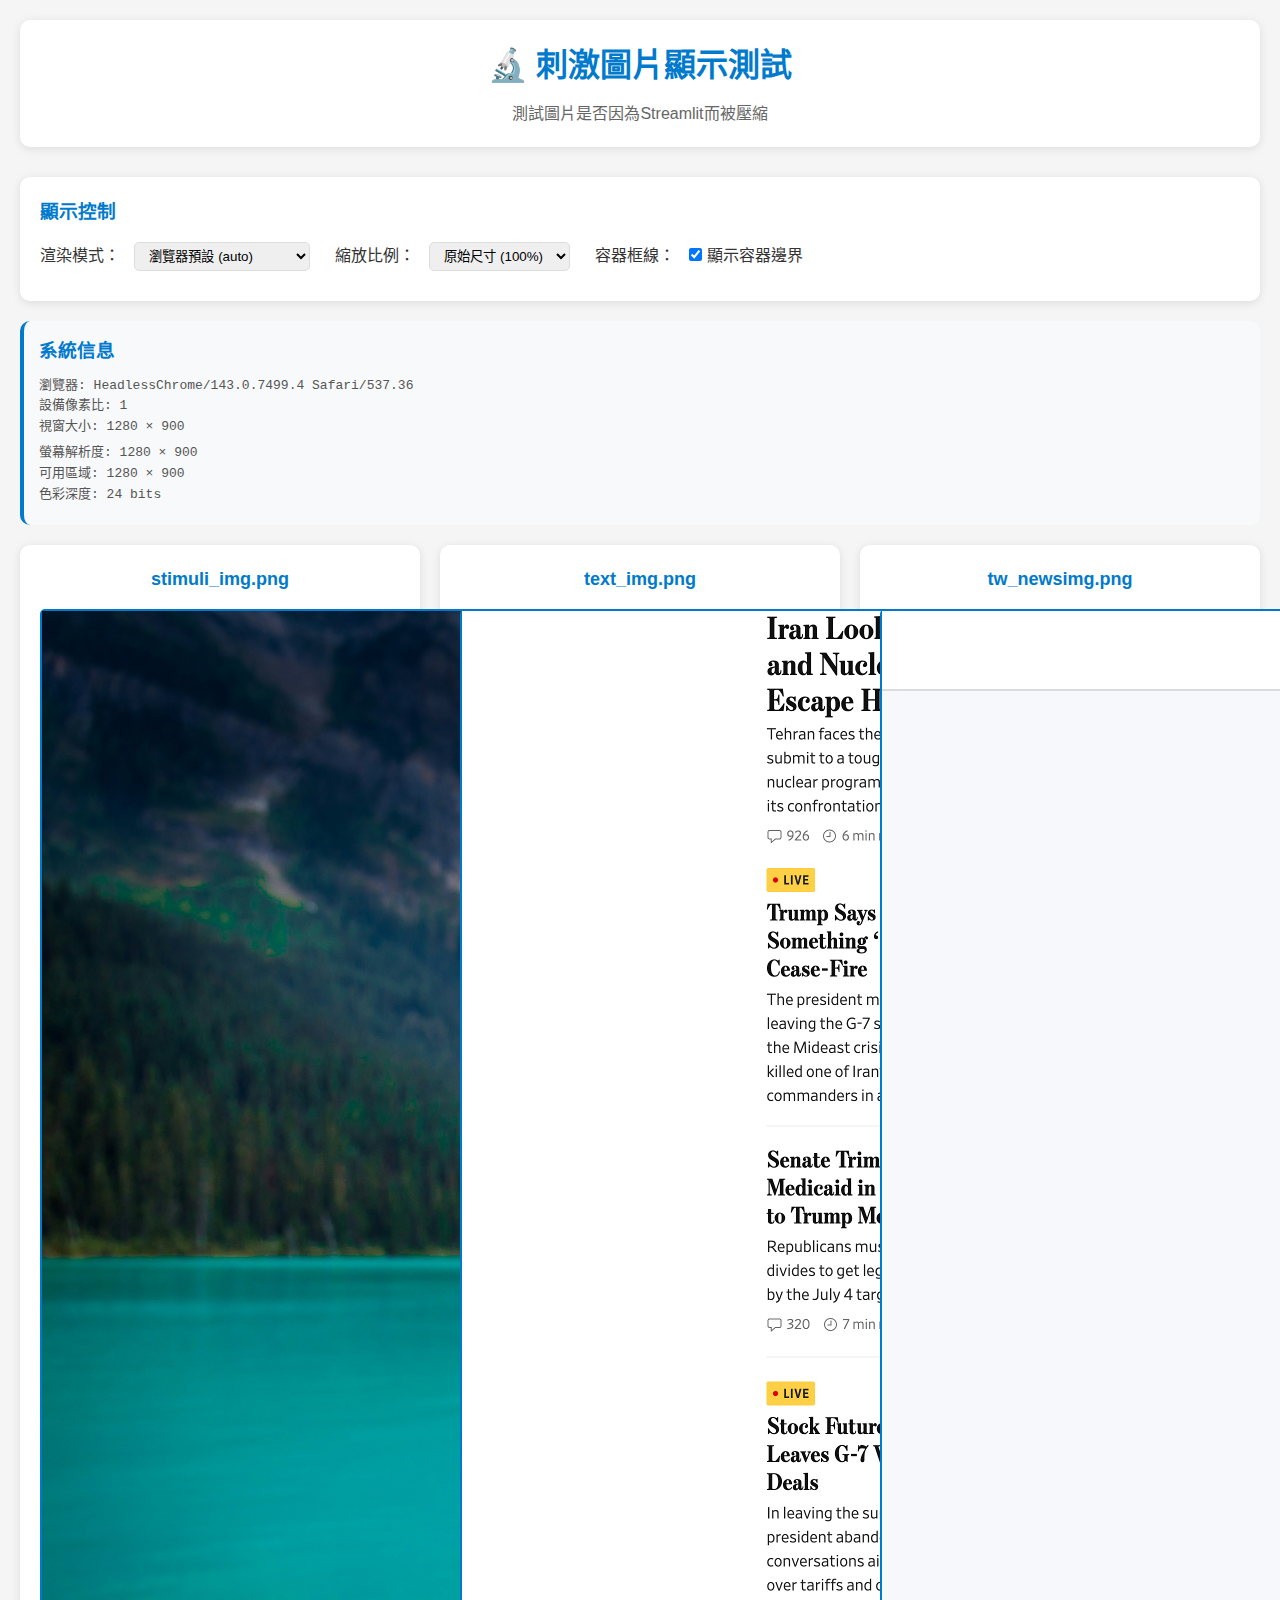
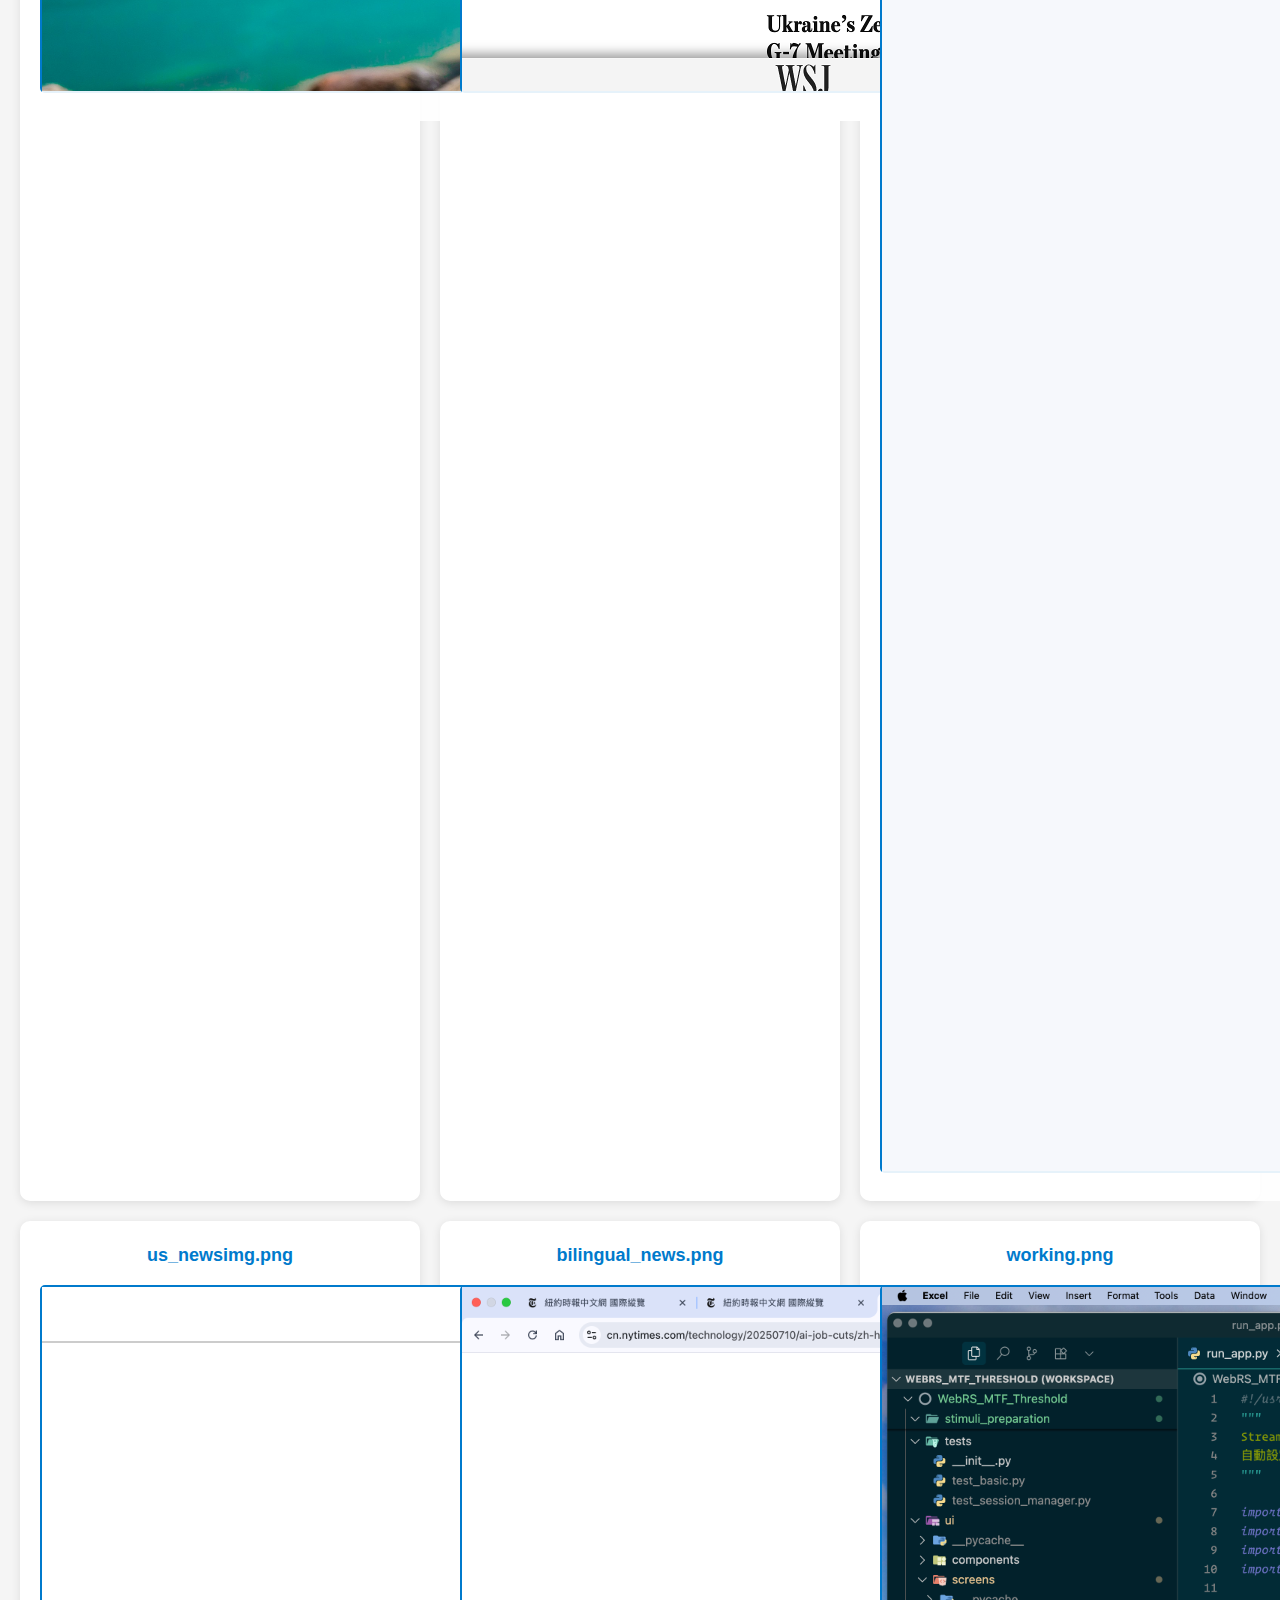
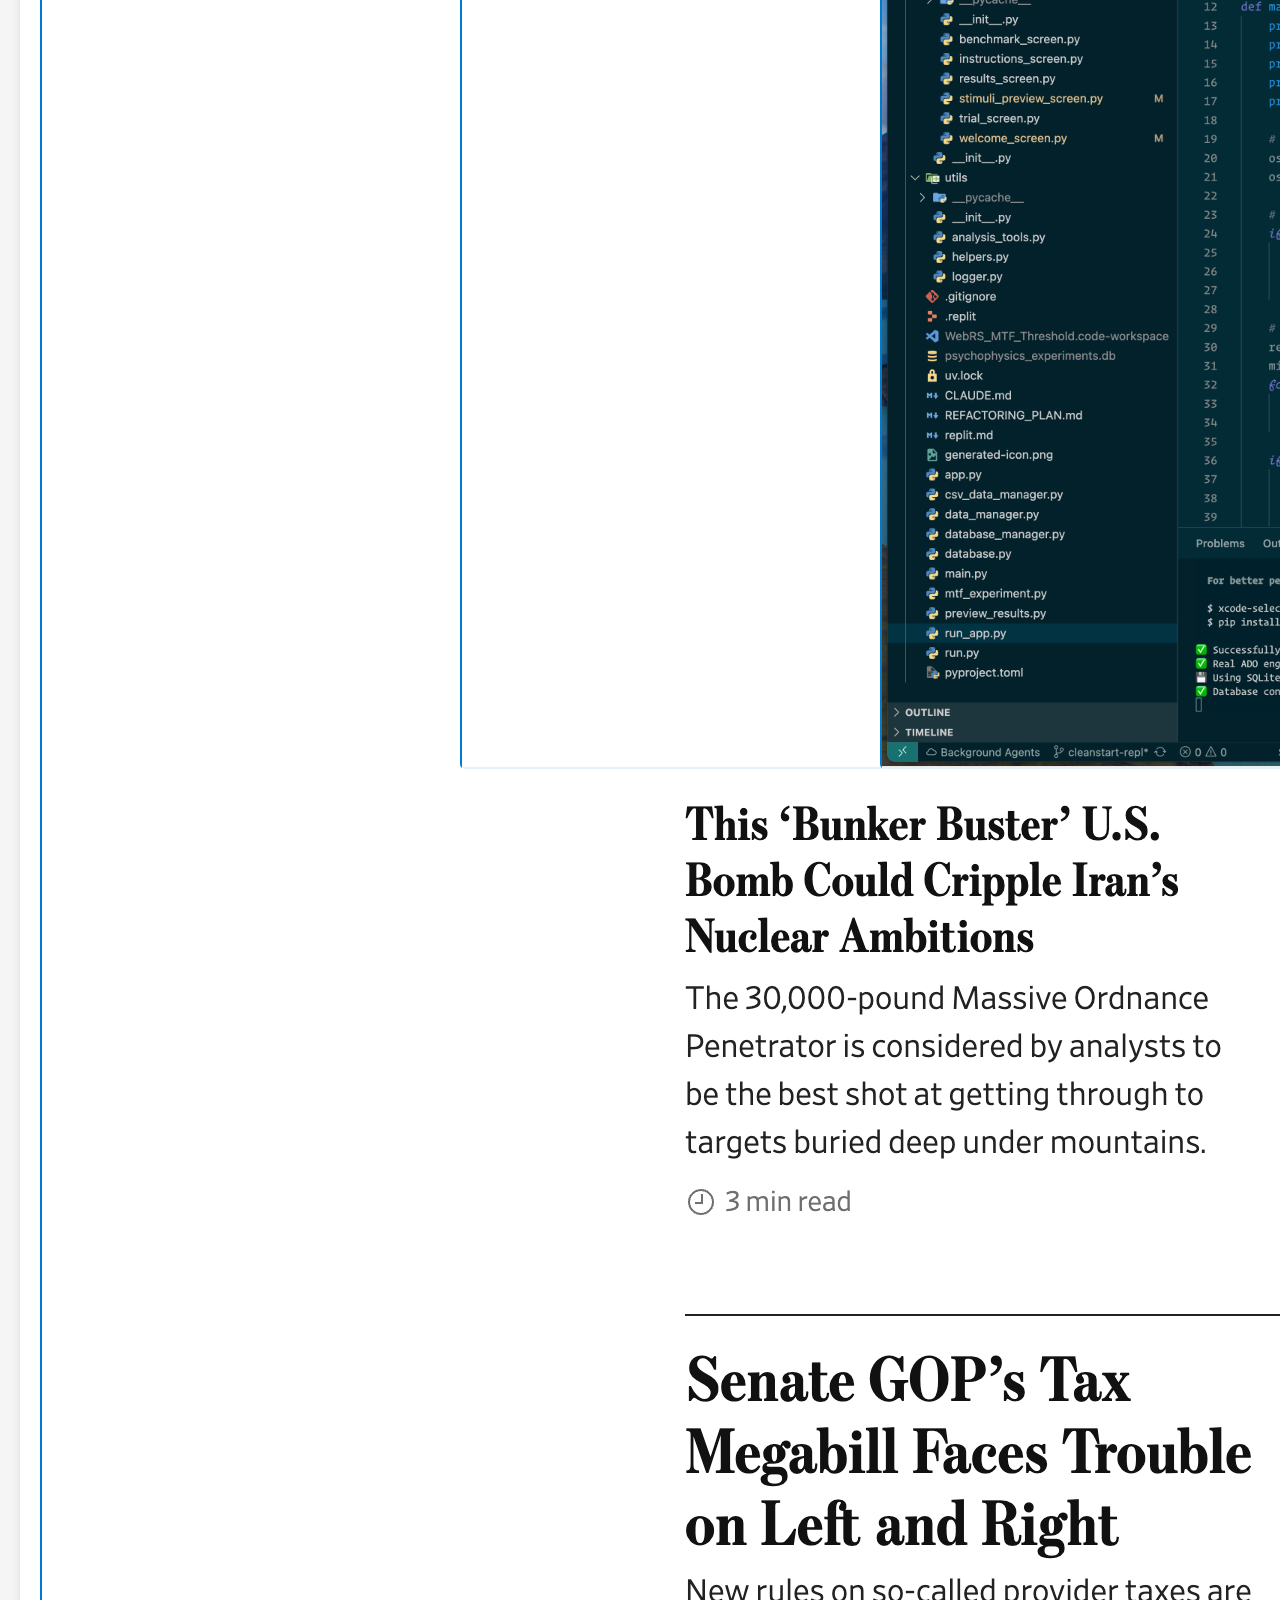
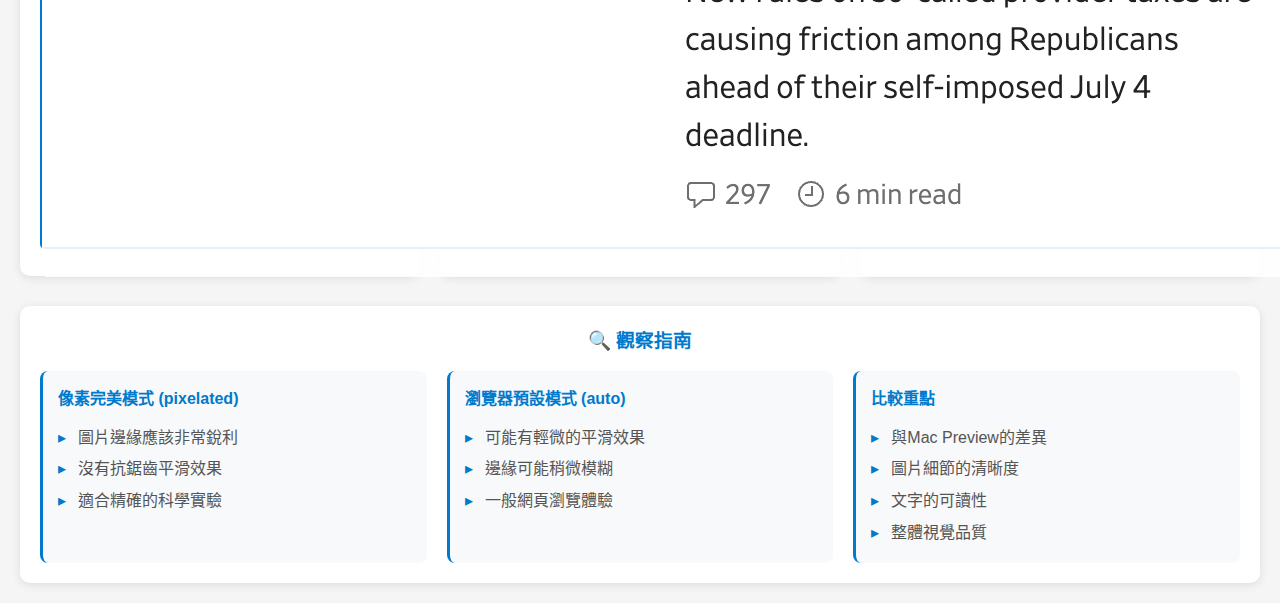
<file: image_test/index.html>
<!DOCTYPE html>
<html lang="zh-TW">
<head>
    <meta charset="UTF-8">
    <meta name="viewport" content="width=device-width, initial-scale=1.0">
    <title>刺激圖片顯示測試 - 純HTML版</title>
    <link rel="stylesheet" href="style.css">
</head>
<body>
    <header>
        <h1>🔬 刺激圖片顯示測試</h1>
        <p>測試圖片是否因為Streamlit而被壓縮</p>
    </header>

    <div class="controls">
        <h3>顯示控制</h3>
        <label>
            渲染模式：
            <select id="renderMode" onchange="changeRenderMode()">
                <option value="auto">瀏覽器預設 (auto)</option>
                <option value="pixelated">像素完美 (pixelated)</option>
                <option value="crisp-edges">銳利邊緣 (crisp-edges)</option>
                <option value="smooth">平滑 (smooth)</option>
            </select>
        </label>
        
        <label>
            縮放比例：
            <select id="scaleMode" onchange="changeScaleMode()">
                <option value="original">原始尺寸 (100%)</option>
                <option value="fit-width">適應寬度</option>
                <option value="fit-height">適應高度</option>
                <option value="zoom-50">縮小 50%</option>
                <option value="zoom-200">放大 200%</option>
            </select>
        </label>
        
        <label>
            容器框線：
            <input type="checkbox" id="showBorder" onchange="toggleBorder()" checked>
            顯示容器邊界
        </label>
    </div>

    <div class="info-panel">
        <h3>系統信息</h3>
        <p id="systemInfo">正在檢測...</p>
        <p id="screenInfo">正在檢測螢幕信息...</p>
    </div>

    <div class="images-container">
        <div class="image-item">
            <h3>stimuli_img.png</h3>
            <div class="image-wrapper">
                <img src="images/stimuli_img.png" alt="刺激圖像" id="img-stimuli">
                <div class="image-info">
                    <span class="size-info" id="size-stimuli">載入中...</span>
                </div>
            </div>
        </div>

        <div class="image-item">
            <h3>text_img.png</h3>
            <div class="image-wrapper">
                <img src="images/text_img.png" alt="文字圖像" id="img-text">
                <div class="image-info">
                    <span class="size-info" id="size-text">載入中...</span>
                </div>
            </div>
        </div>

        <div class="image-item">
            <h3>tw_newsimg.png</h3>
            <div class="image-wrapper">
                <img src="images/tw_newsimg.png" alt="台灣新聞圖像" id="img-tw">
                <div class="image-info">
                    <span class="size-info" id="size-tw">載入中...</span>
                </div>
            </div>
        </div>

        <div class="image-item">
            <h3>us_newsimg.png</h3>
            <div class="image-wrapper">
                <img src="images/us_newsimg.png" alt="美國新聞圖像" id="img-us">
                <div class="image-info">
                    <span class="size-info" id="size-us">載入中...</span>
                </div>
            </div>
        </div>

        <div class="image-item">
            <h3>bilingual_news.png</h3>
            <div class="image-wrapper">
                <img src="images/bilingual_news.png" alt="雙語新聞圖像" id="img-bilingual">
                <div class="image-info">
                    <span class="size-info" id="size-bilingual">載入中...</span>
                </div>
            </div>
        </div>

        <div class="image-item">
            <h3>working.png</h3>
            <div class="image-wrapper">
                <img src="images/working.png" alt="工作圖像" id="img-working">
                <div class="image-info">
                    <span class="size-info" id="size-working">載入中...</span>
                </div>
            </div>
        </div>
    </div>

    <footer>
        <h3>🔍 觀察指南</h3>
        <div class="observation-guide">
            <div class="guide-section">
                <h4>像素完美模式 (pixelated)</h4>
                <ul>
                    <li>圖片邊緣應該非常銳利</li>
                    <li>沒有抗鋸齒平滑效果</li>
                    <li>適合精確的科學實驗</li>
                </ul>
            </div>
            <div class="guide-section">
                <h4>瀏覽器預設模式 (auto)</h4>
                <ul>
                    <li>可能有輕微的平滑效果</li>
                    <li>邊緣可能稍微模糊</li>
                    <li>一般網頁瀏覽體驗</li>
                </ul>
            </div>
            <div class="guide-section">
                <h4>比較重點</h4>
                <ul>
                    <li>與Mac Preview的差異</li>
                    <li>圖片細節的清晰度</li>
                    <li>文字的可讀性</li>
                    <li>整體視覺品質</li>
                </ul>
            </div>
        </div>
    </footer>

    <script>
        // 系統信息檢測
        document.addEventListener('DOMContentLoaded', function() {
            // 顯示系統信息
            const systemInfo = document.getElementById('systemInfo');
            const screenInfo = document.getElementById('screenInfo');
            
            systemInfo.innerHTML = `
                瀏覽器: ${navigator.userAgent.split(' ').slice(-2).join(' ')}<br>
                設備像素比: ${window.devicePixelRatio}<br>
                視窗大小: ${window.innerWidth} × ${window.innerHeight}
            `;
            
            screenInfo.innerHTML = `
                螢幕解析度: ${screen.width} × ${screen.height}<br>
                可用區域: ${screen.availWidth} × ${screen.availHeight}<br>
                色彩深度: ${screen.colorDepth} bits
            `;

            // 載入圖片並顯示尺寸信息
            const images = document.querySelectorAll('.image-wrapper img');
            images.forEach(img => {
                img.onload = function() {
                    const id = this.id.replace('img-', 'size-');
                    const sizeElement = document.getElementById(id);
                    sizeElement.textContent = `原始: ${this.naturalWidth} × ${this.naturalHeight} | 顯示: ${this.width} × ${this.height}`;
                };
            });
        });

        function changeRenderMode() {
            const mode = document.getElementById('renderMode').value;
            const images = document.querySelectorAll('.image-wrapper img');
            images.forEach(img => {
                img.style.imageRendering = mode;
            });
        }

        function changeScaleMode() {
            const mode = document.getElementById('scaleMode').value;
            const images = document.querySelectorAll('.image-wrapper img');
            
            images.forEach(img => {
                img.className = ''; // 清除現有class
                img.classList.add('scale-' + mode);
            });
        }

        function toggleBorder() {
            const showBorder = document.getElementById('showBorder').checked;
            const wrappers = document.querySelectorAll('.image-wrapper');
            wrappers.forEach(wrapper => {
                wrapper.style.border = showBorder ? '2px solid #007acc' : 'none';
            });
        }

        // 初始化設定
        window.onload = function() {
            changeRenderMode();
            changeScaleMode();
            toggleBorder();
        };
    </script>
</body>
</html>
</file>
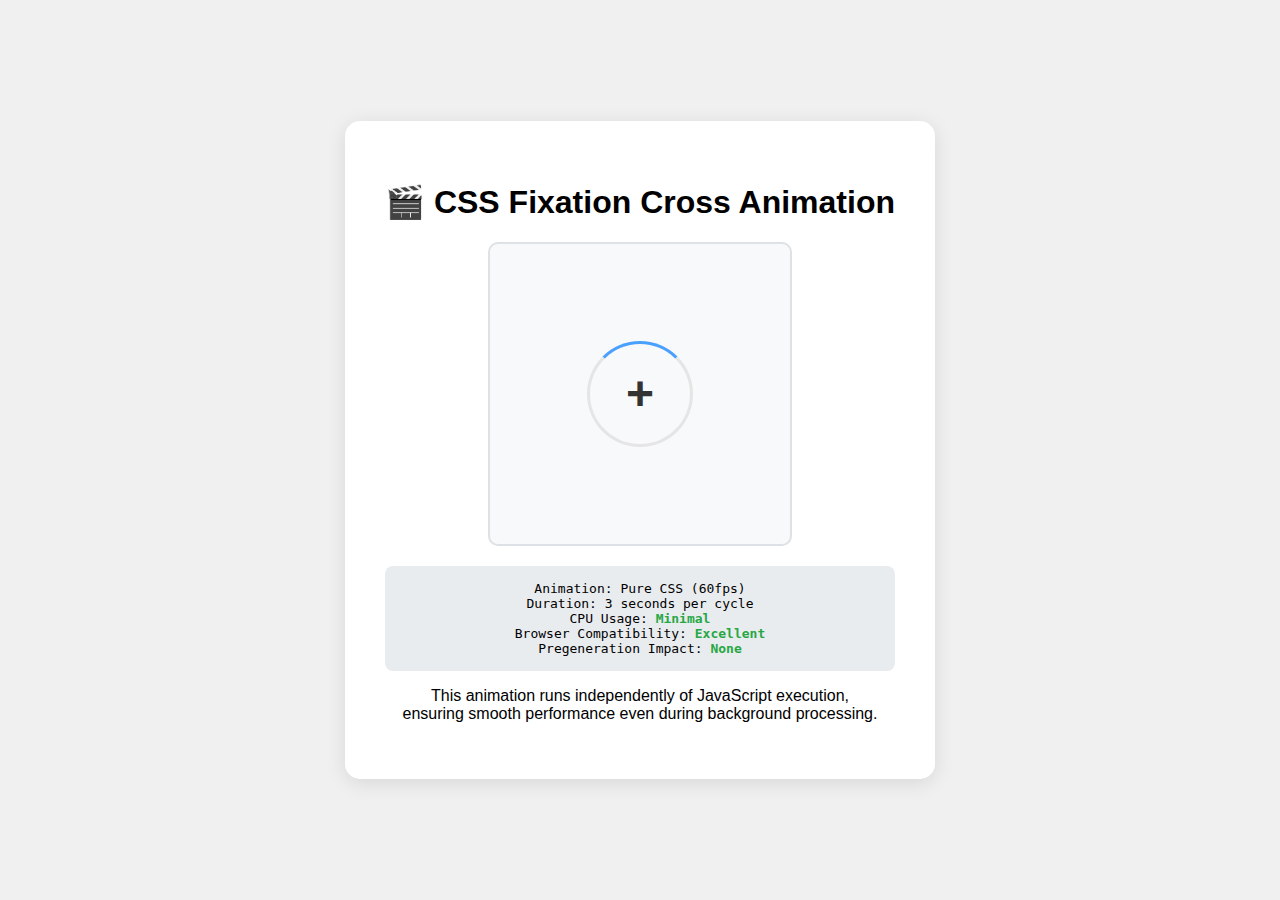
<file: css_animation_benchmark.html>
<!DOCTYPE html>
    <html>
    <head>
        <title>Fixation Cross CSS Animation Benchmark</title>
        <style>
            body {
                display: flex;
                justify-content: center;
                align-items: center;
                min-height: 100vh;
                margin: 0;
                background: #f0f0f0;
                font-family: Arial, sans-serif;
            }
            
            .benchmark-container {
                text-align: center;
                background: white;
                padding: 40px;
                border-radius: 15px;
                box-shadow: 0 4px 20px rgba(0,0,0,0.1);
            }
            
            .fixation-display {
                width: 300px;
                height: 300px;
                display: flex;
                justify-content: center;
                align-items: center;
                background: #f8f9fa;
                border: 2px solid #dee2e6;
                border-radius: 10px;
                margin: 20px auto;
                position: relative;
            }
            
            .fixation-cross {
                font-size: 48px;
                font-weight: bold;
                color: #333;
                animation: rotate-pulse 3s linear infinite;
            }
            
            .progress-ring {
                position: absolute;
                width: 100px;
                height: 100px;
                border: 3px solid #ddd;
                border-top: 3px solid #007bff;
                border-radius: 50%;
                animation: progress-rotate 3s linear infinite;
                opacity: 0.7;
            }
            
            @keyframes rotate-pulse {
                0% { transform: rotate(0deg) scale(1); }
                25% { transform: rotate(90deg) scale(1.1); }
                50% { transform: rotate(180deg) scale(1); }
                75% { transform: rotate(270deg) scale(1.1); }
                100% { transform: rotate(360deg) scale(1); }
            }
            
            @keyframes progress-rotate {
                0% { transform: rotate(0deg); }
                100% { transform: rotate(360deg); }
            }
            
            .stats {
                margin-top: 20px;
                padding: 15px;
                background: #e9ecef;
                border-radius: 8px;
                font-family: monospace;
            }
            
            .performance-indicator {
                color: #28a745;
                font-weight: bold;
            }
        </style>
    </head>
    <body>
        <div class="benchmark-container">
            <h1>🎬 CSS Fixation Cross Animation</h1>
            <div class="fixation-display">
                <div class="fixation-cross">+</div>
                <div class="progress-ring"></div>
            </div>
            
            <div class="stats">
                <div>Animation: Pure CSS (60fps)</div>
                <div>Duration: 3 seconds per cycle</div>
                <div>CPU Usage: <span class="performance-indicator">Minimal</span></div>
                <div>Browser Compatibility: <span class="performance-indicator">Excellent</span></div>
                <div>Pregeneration Impact: <span class="performance-indicator">None</span></div>
            </div>
            
            <p>This animation runs independently of JavaScript execution,<br>
            ensuring smooth performance even during background processing.</p>
        </div>
        
        <script>
            // Performance monitoring
            let frameCount = 0;
            let startTime = performance.now();
            
            function countFrames() {
                frameCount++;
                requestAnimationFrame(countFrames);
            }
            
            countFrames();
            
            // Report FPS every 3 seconds
            setInterval(() => {
                const currentTime = performance.now();
                const elapsed = (currentTime - startTime) / 1000;
                const fps = Math.round(frameCount / elapsed);
                console.log(`CSS Animation FPS: ${fps}`);
            }, 3000);
        </script>
    </body>
    </html>
</file>
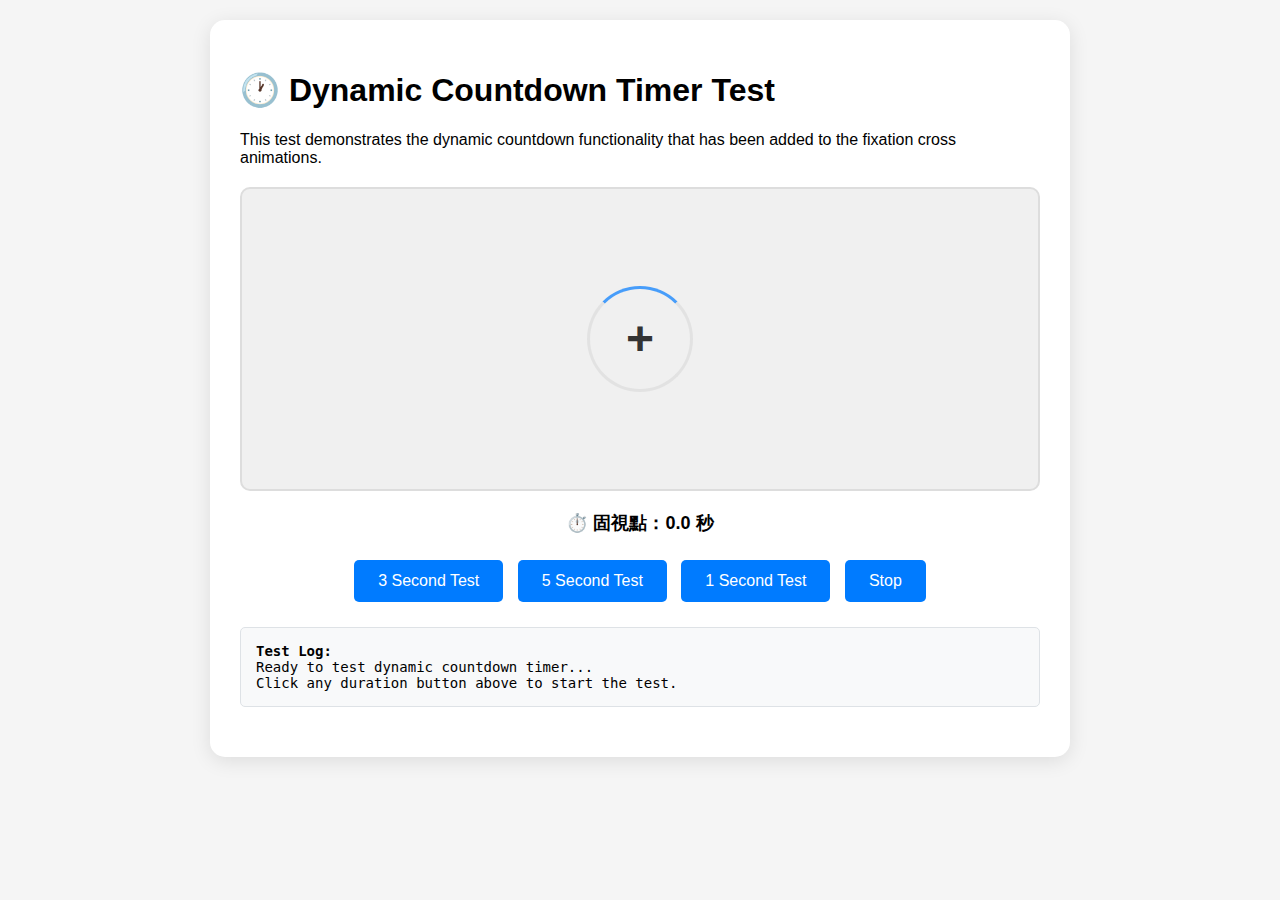
<file: dynamic_countdown_test.html>
<!DOCTYPE html>
    <html lang="en">
    <head>
        <meta charset="UTF-8">
        <meta name="viewport" content="width=device-width, initial-scale=1.0">
        <title>Dynamic Countdown Timer Test</title>
        <style>
            body {
                font-family: Arial, sans-serif;
                background: #f5f5f5;
                padding: 20px;
                margin: 0;
            }
            
            .test-container {
                max-width: 800px;
                margin: 0 auto;
                background: white;
                padding: 30px;
                border-radius: 15px;
                box-shadow: 0 4px 20px rgba(0,0,0,0.1);
            }
            
            .countdown-demo {
                display: flex;
                justify-content: center;
                align-items: center;
                height: 300px;
                font-size: 48px;
                color: #333;
                background: #f0f0f0;
                border-radius: 10px;
                margin: 20px 0;
                position: relative;
                border: 2px solid #ddd;
            }
            
            .fixation-cross {
                font-weight: bold;
                animation: rotate-pulse 3s linear infinite;
            }
            
            .progress-ring {
                position: absolute;
                width: 100px;
                height: 100px;
                border: 3px solid #ddd;
                border-top: 3px solid #007bff;
                border-radius: 50%;
                animation: progress-rotate 3s linear infinite;
                opacity: 0.7;
            }
            
            @keyframes rotate-pulse {
                0% { transform: rotate(0deg) scale(1); }
                25% { transform: rotate(90deg) scale(1.1); }
                50% { transform: rotate(180deg) scale(1); }
                75% { transform: rotate(270deg) scale(1.1); }
                100% { transform: rotate(360deg) scale(1); }
            }
            
            @keyframes progress-rotate {
                0% { transform: rotate(0deg); }
                100% { transform: rotate(360deg); }
            }
            
            .countdown-display {
                text-align: center;
                margin: 10px 0;
                font-size: 18px;
                font-weight: bold;
            }
            
            .test-controls {
                text-align: center;
                margin: 20px 0;
            }
            
            .test-btn {
                background: #007bff;
                color: white;
                border: none;
                padding: 12px 24px;
                margin: 5px;
                border-radius: 5px;
                cursor: pointer;
                font-size: 16px;
            }
            
            .test-btn:hover {
                background: #0056b3;
            }
            
            .status-log {
                background: #f8f9fa;
                border: 1px solid #dee2e6;
                border-radius: 5px;
                padding: 15px;
                margin: 20px 0;
                font-family: monospace;
                font-size: 14px;
                max-height: 300px;
                overflow-y: auto;
            }
        </style>
    </head>
    <body>
        <div class="test-container">
            <h1>🕐 Dynamic Countdown Timer Test</h1>
            <p>This test demonstrates the dynamic countdown functionality that has been added to the fixation cross animations.</p>
            
            <div class="countdown-demo">
                <div class="fixation-cross">+</div>
                <div class="progress-ring"></div>
            </div>
            
            <div class="countdown-display">
                ⏱️ 固視點：<span id="countdown-display">0.0</span> 秒
            </div>
            
            <div class="test-controls">
                <button class="test-btn" onclick="startCountdown(3000)">3 Second Test</button>
                <button class="test-btn" onclick="startCountdown(5000)">5 Second Test</button>
                <button class="test-btn" onclick="startCountdown(1000)">1 Second Test</button>
                <button class="test-btn" onclick="stopCountdown()">Stop</button>
            </div>
            
            <div class="status-log" id="status-log">
                <strong>Test Log:</strong><br>
                Ready to test dynamic countdown timer...<br>
                Click any duration button above to start the test.<br>
            </div>
        </div>
        
        <script>
            let countdownActive = false;
            let startTime = 0;
            let duration = 0;
            let countdownElement = document.getElementById('countdown-display');
            let logElement = document.getElementById('status-log');
            
            function log(message) {
                const timestamp = new Date().toLocaleTimeString();
                logElement.innerHTML += `[${timestamp}] ${message}<br>`;
                logElement.scrollTop = logElement.scrollHeight;
            }
            
            function startCountdown(durationMs) {
                if (countdownActive) {
                    log("⚠️ Stopping previous countdown...");
                    stopCountdown();
                }
                
                startTime = Date.now();
                duration = durationMs;
                countdownActive = true;
                
                log(`🚀 Starting ${duration/1000} second countdown test...`);
                updateCountdown();
            }
            
            function stopCountdown() {
                countdownActive = false;
                countdownElement.textContent = '0.0';
                countdownElement.style.color = '#333';
                countdownElement.style.fontWeight = 'normal';
                log("🛑 Countdown stopped");
            }
            
            function updateCountdown() {
                if (!countdownActive) return;
                
                const elapsed = Date.now() - startTime;
                const remaining = Math.max(0, duration - elapsed);
                const remainingSeconds = remaining / 1000;
                
                // Update display
                countdownElement.textContent = remainingSeconds.toFixed(1);
                
                // Color changes (same logic as production code)
                if (remainingSeconds <= 1.0) {
                    countdownElement.style.color = '#dc3545'; // Red
                    countdownElement.style.fontWeight = 'bold';
                } else if (remainingSeconds <= 2.0) {
                    countdownElement.style.color = '#fd7e14'; // Orange
                    countdownElement.style.fontWeight = 'bold';
                } else {
                    countdownElement.style.color = '#28a745'; // Green
                    countdownElement.style.fontWeight = 'normal';
                }
                
                // Log key moments
                const roundedRemaining = Math.round(remainingSeconds * 10) / 10;
                if (roundedRemaining === 3.0 || roundedRemaining === 2.0 || roundedRemaining === 1.0) {
                    log(`⏰ ${roundedRemaining.toFixed(1)}s remaining (Color: ${countdownElement.style.color})`);
                }
                
                // Continue or complete
                if (remaining > 0) {
                    setTimeout(updateCountdown, 100); // 100ms precision
                } else {
                    // Countdown complete
                    countdownElement.textContent = '0.0';
                    countdownElement.style.color = '#28a745';
                    countdownElement.style.fontWeight = 'bold';
                    countdownActive = false;
                    
                    log(`✅ Countdown completed! Total duration: ${(Date.now() - startTime)}ms`);
                }
            }
            
            // Auto-start a demo
            window.onload = function() {
                setTimeout(() => {
                    log("🎬 Starting automatic 3-second demo...");
                    startCountdown(3000);
                }, 1000);
            };
        </script>
    </body>
    </html>
</file>
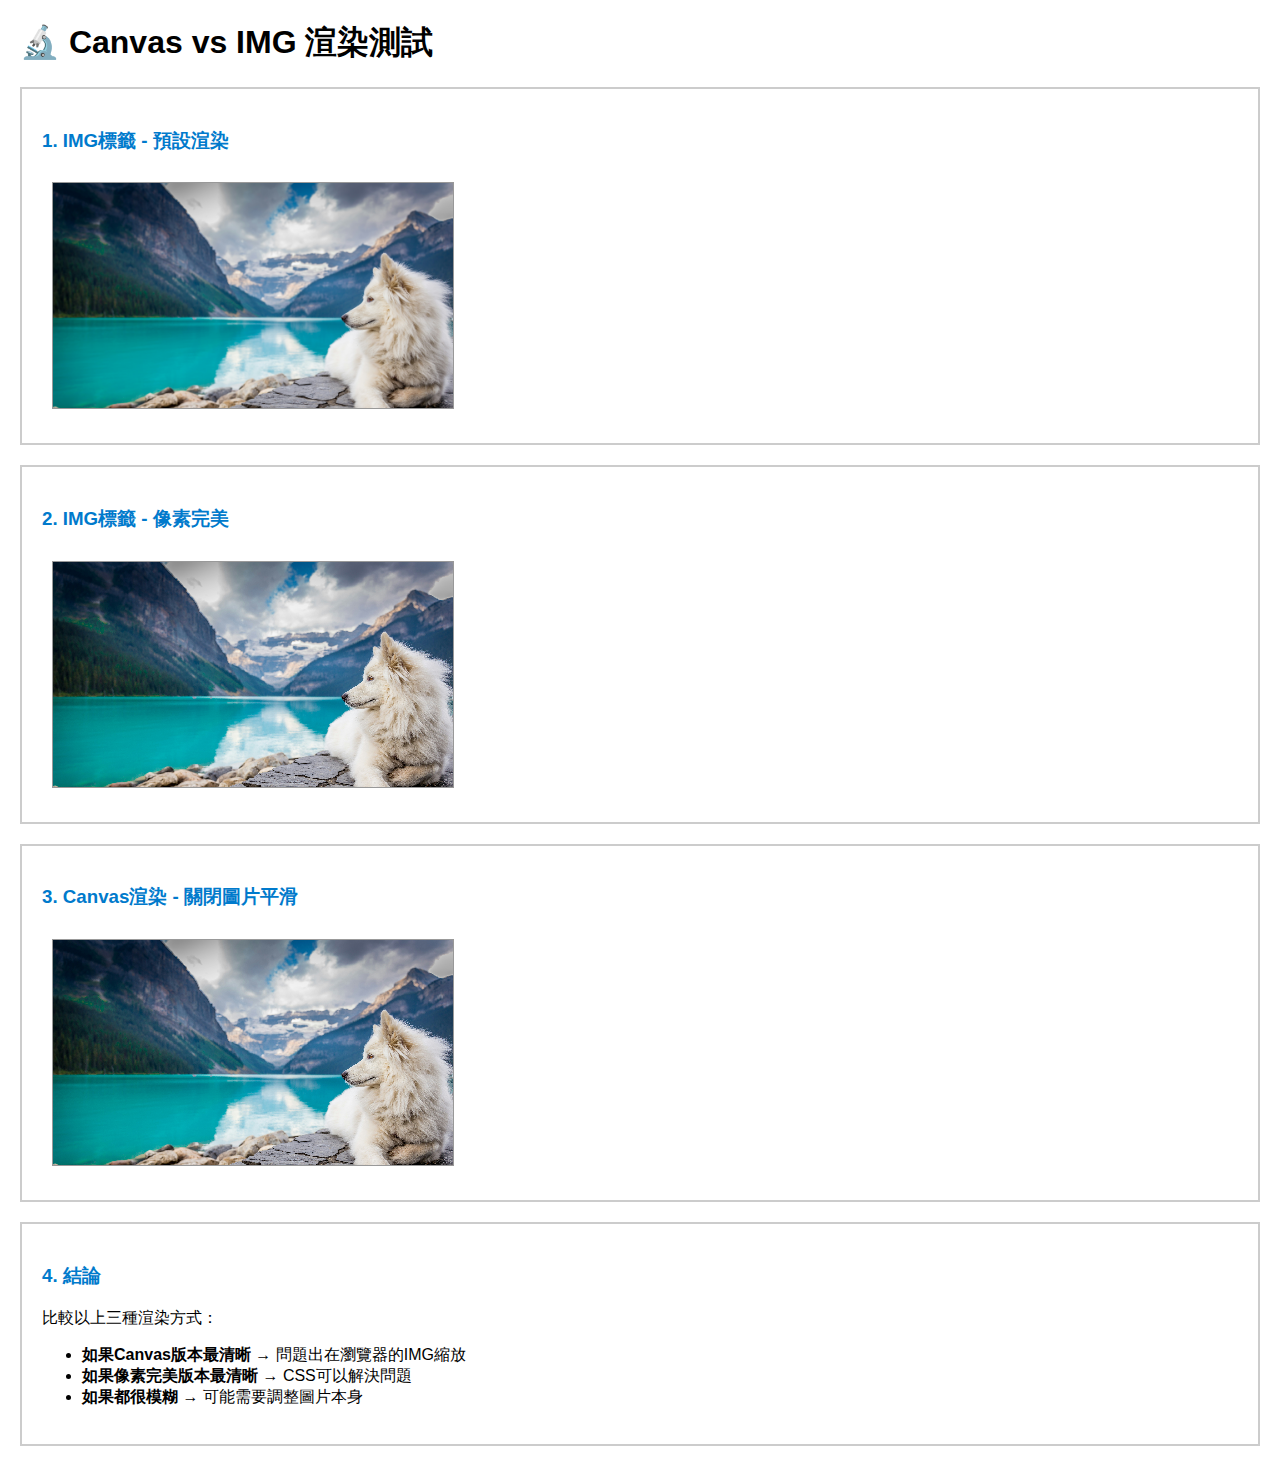
<file: image_test/canvas_test.html>
<!DOCTYPE html>
<html>
<head>
    <meta charset="UTF-8">
    <title>Canvas vs IMG 測試</title>
    <style>
        body { font-family: Arial, sans-serif; margin: 20px; }
        .test { margin: 20px 0; padding: 20px; border: 2px solid #ccc; }
        .test h3 { color: #007acc; }
        img, canvas { border: 1px solid #999; margin: 10px; }
        .pixelated { image-rendering: pixelated; image-rendering: -moz-crisp-edges; image-rendering: crisp-edges; }
    </style>
</head>
<body>
    <h1>🔬 Canvas vs IMG 渲染測試</h1>
    
    <div class="test">
        <h3>1. IMG標籤 - 預設渲染</h3>
        <img src="images/stimuli_img.png" width="400" height="225" alt="預設">
    </div>
    
    <div class="test">
        <h3>2. IMG標籤 - 像素完美</h3>
        <img src="images/stimuli_img.png" width="400" height="225" class="pixelated" alt="像素完美">
    </div>
    
    <div class="test">
        <h3>3. Canvas渲染 - 關閉圖片平滑</h3>
        <canvas id="canvas1" width="400" height="225"></canvas>
        <script>
            const canvas = document.getElementById('canvas1');
            const ctx = canvas.getContext('2d');
            
            // 關閉所有圖片平滑
            ctx.imageSmoothingEnabled = false;
            ctx.webkitImageSmoothingEnabled = false;
            ctx.mozImageSmoothingEnabled = false;
            ctx.msImageSmoothingEnabled = false;
            
            const img = new Image();
            img.onload = function() {
                ctx.drawImage(img, 0, 0, canvas.width, canvas.height);
            };
            img.src = 'images/stimuli_img.png';
        </script>
    </div>
    
    <div class="test">
        <h3>4. 結論</h3>
        <p>比較以上三種渲染方式：</p>
        <ul>
            <li><strong>如果Canvas版本最清晰</strong> → 問題出在瀏覽器的IMG縮放</li>
            <li><strong>如果像素完美版本最清晰</strong> → CSS可以解決問題</li>
            <li><strong>如果都很模糊</strong> → 可能需要調整圖片本身</li>
        </ul>
    </div>
</body>
</html>
</file>
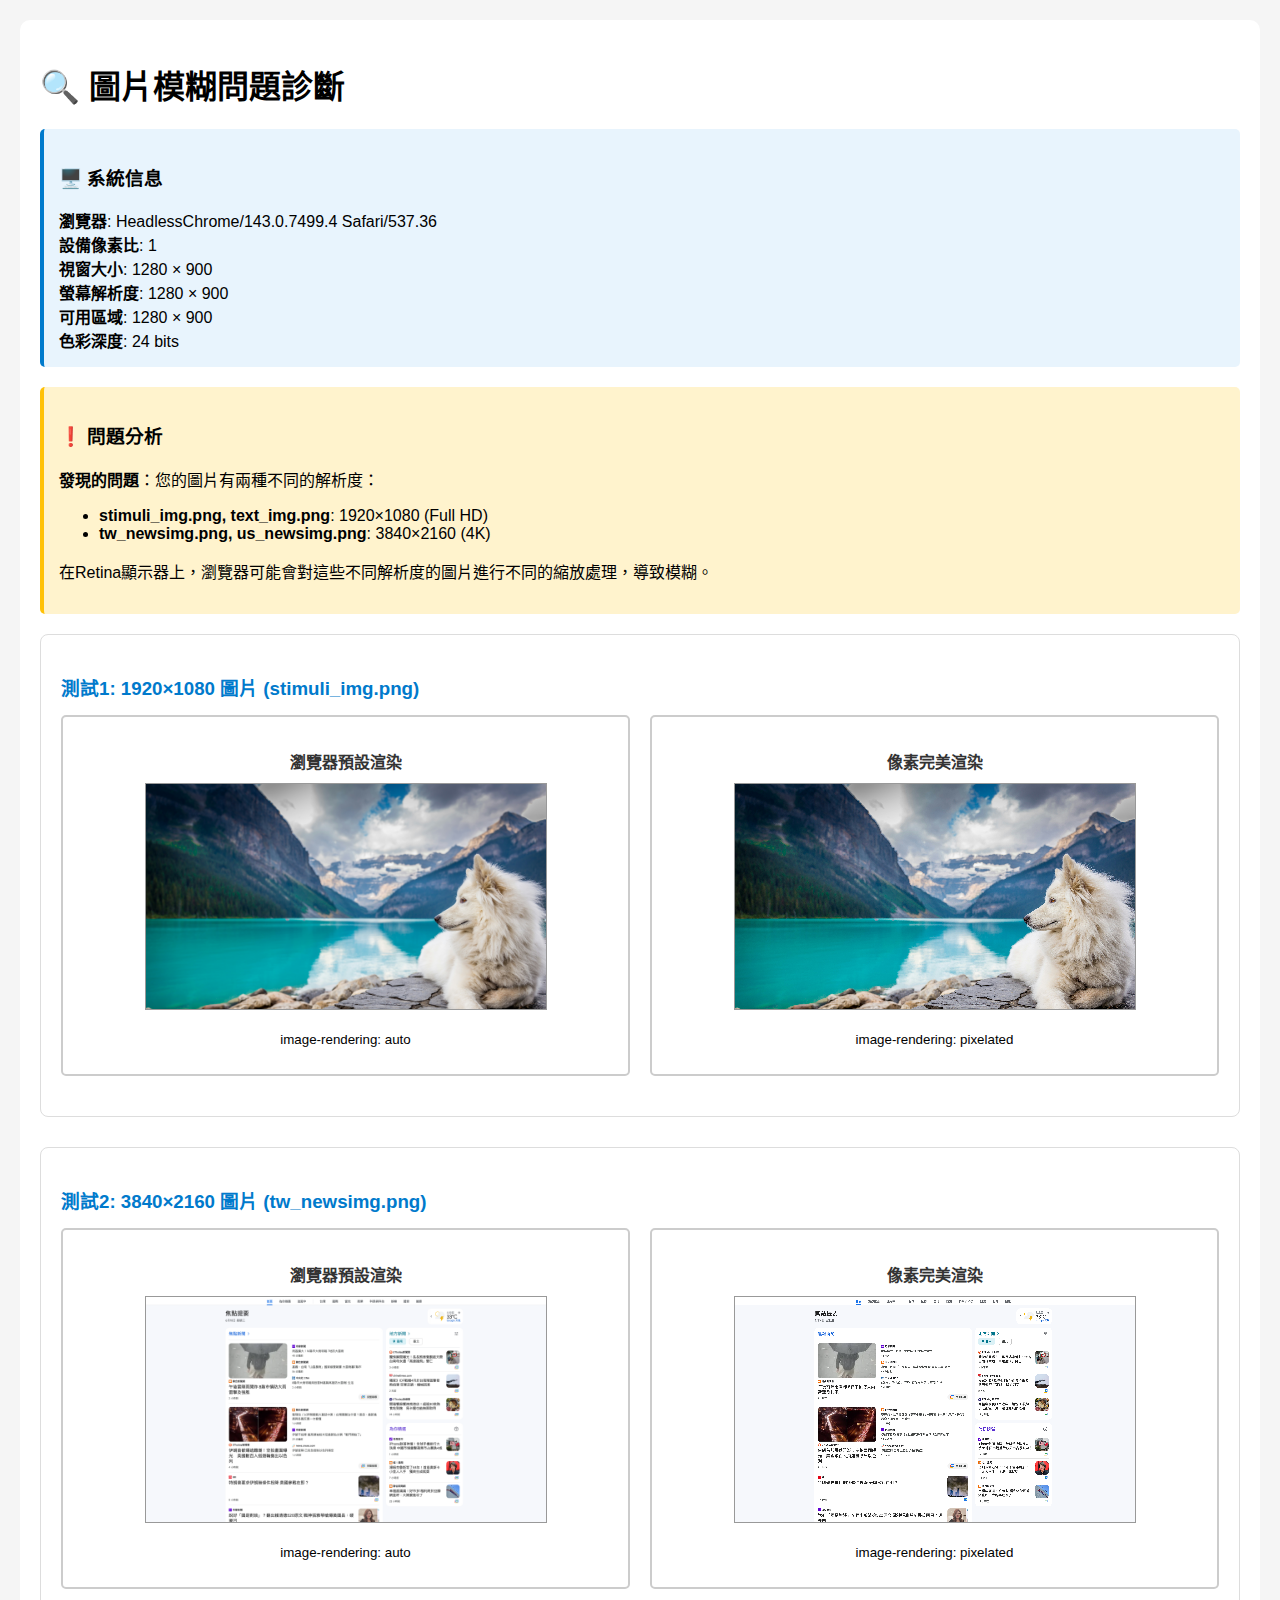
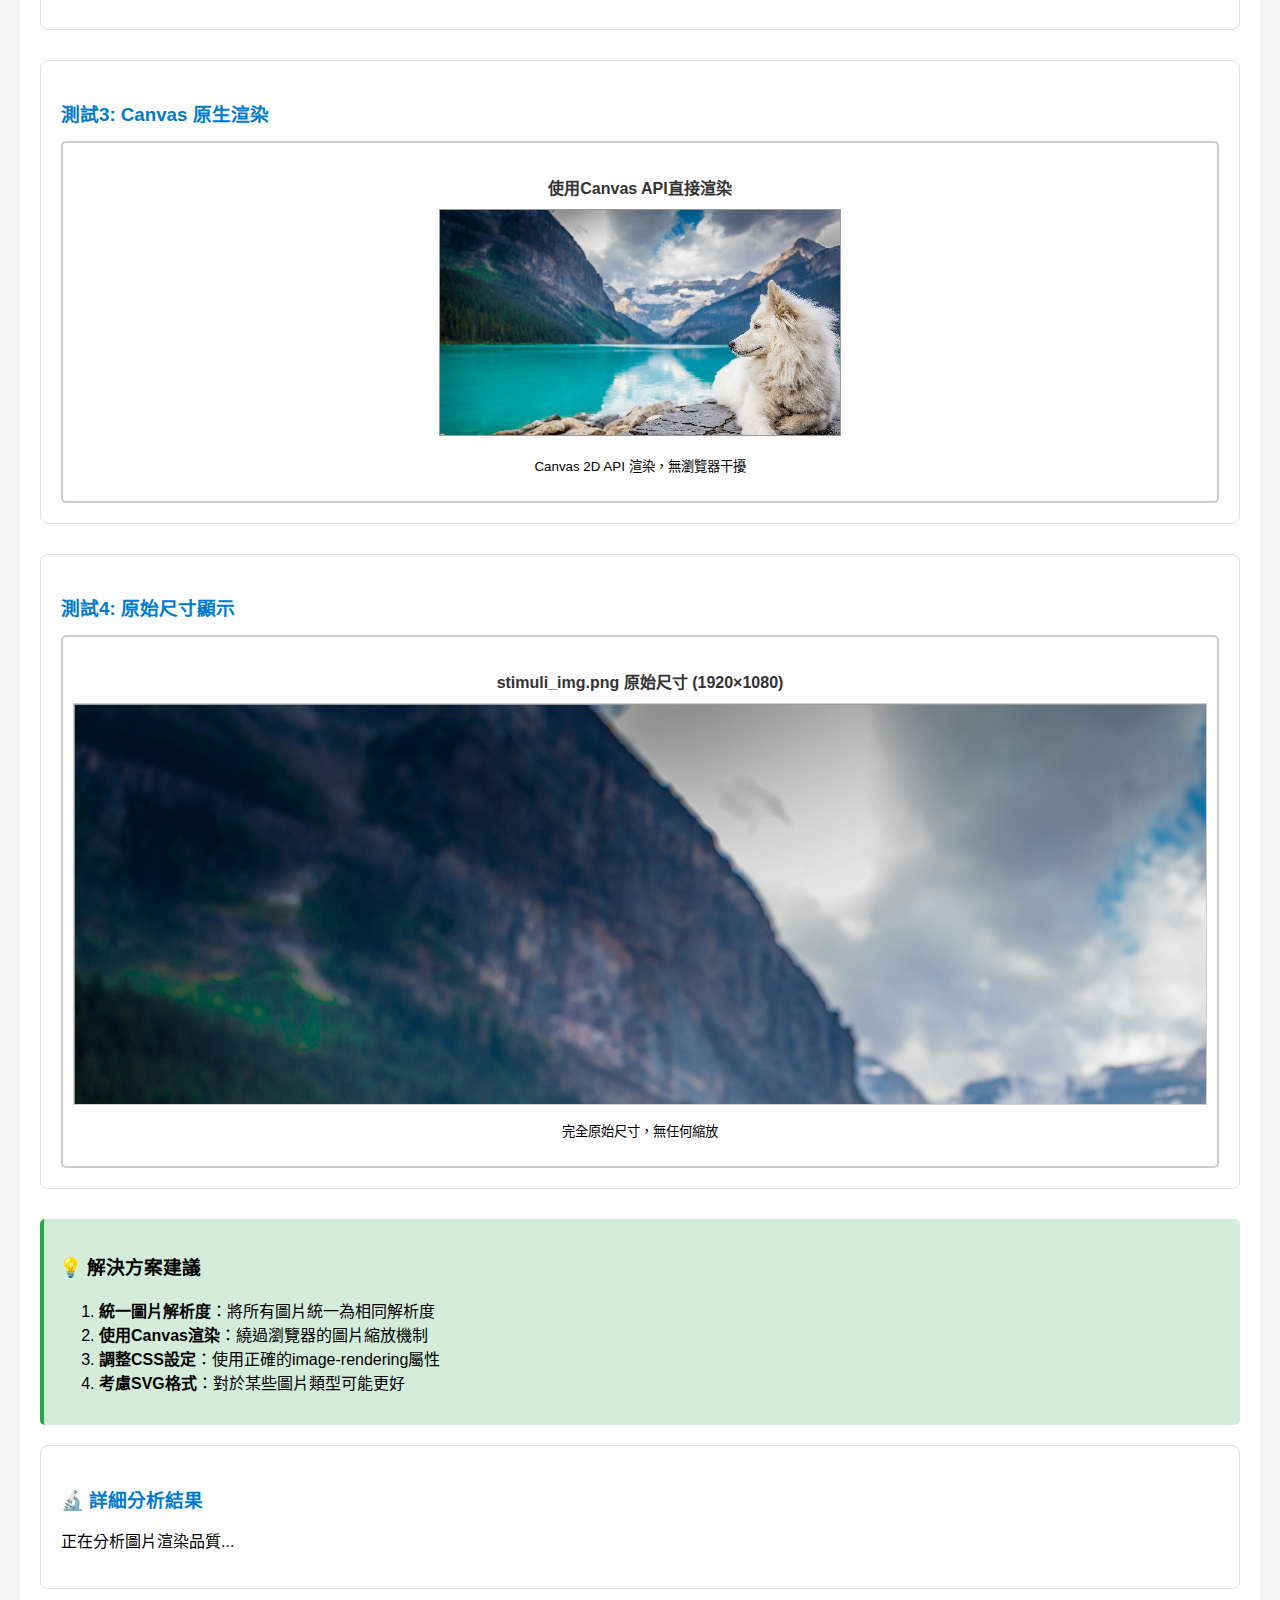
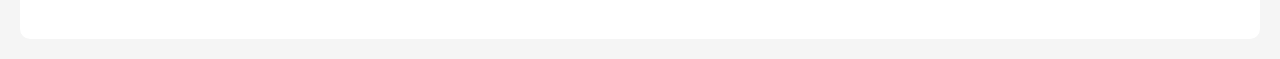
<file: image_test/debug.html>
<!DOCTYPE html>
<html lang="zh-TW">
<head>
    <meta charset="UTF-8">
    <meta name="viewport" content="width=device-width, initial-scale=1.0">
    <title>圖片模糊問題診斷</title>
    <style>
        body {
            font-family: Arial, sans-serif;
            margin: 20px;
            background: #f5f5f5;
        }
        
        .container {
            max-width: 1200px;
            margin: 0 auto;
            background: white;
            padding: 20px;
            border-radius: 10px;
        }
        
        .test-section {
            margin-bottom: 30px;
            padding: 20px;
            border: 1px solid #ddd;
            border-radius: 8px;
        }
        
        .test-section h3 {
            color: #007acc;
            margin-bottom: 15px;
        }
        
        .image-comparison {
            display: grid;
            grid-template-columns: 1fr 1fr;
            gap: 20px;
            margin-bottom: 20px;
        }
        
        .image-test {
            text-align: center;
            border: 2px solid #ccc;
            padding: 10px;
            border-radius: 5px;
        }
        
        .image-test h4 {
            margin-bottom: 10px;
            color: #333;
        }
        
        .image-test img {
            border: 1px solid #999;
            background: white;
        }
        
        /* 測試1: 預設瀏覽器渲染 */
        .test1 img {
            image-rendering: auto;
        }
        
        /* 測試2: 像素完美渲染 */
        .test2 img {
            image-rendering: pixelated;
            image-rendering: -moz-crisp-edges;
            image-rendering: crisp-edges;
        }
        
        /* 測試3: 強制無縮放 */
        .test3 img {
            image-rendering: pixelated;
            transform: scale(1);
            transform-origin: center;
        }
        
        /* 測試4: Canvas渲染 */
        .canvas-test {
            border: 1px solid #999;
            background: white;
        }
        
        .info-box {
            background: #e8f4fd;
            padding: 15px;
            border-radius: 5px;
            margin-bottom: 20px;
            border-left: 4px solid #007acc;
        }
        
        .problem-analysis {
            background: #fff3cd;
            padding: 15px;
            border-radius: 5px;
            margin-bottom: 20px;
            border-left: 4px solid #ffc107;
        }
        
        .solution-box {
            background: #d4edda;
            padding: 15px;
            border-radius: 5px;
            margin-bottom: 20px;
            border-left: 4px solid #28a745;
        }
    </style>
</head>
<body>
    <div class="container">
        <h1>🔍 圖片模糊問題診斷</h1>
        
        <div class="info-box">
            <h3>🖥️ 系統信息</h3>
            <div id="systemInfo">正在檢測...</div>
        </div>
        
        <div class="problem-analysis">
            <h3>❗ 問題分析</h3>
            <p><strong>發現的問題</strong>：您的圖片有兩種不同的解析度：</p>
            <ul>
                <li><strong>stimuli_img.png, text_img.png</strong>: 1920×1080 (Full HD)</li>
                <li><strong>tw_newsimg.png, us_newsimg.png</strong>: 3840×2160 (4K)</li>
            </ul>
            <p>在Retina顯示器上，瀏覽器可能會對這些不同解析度的圖片進行不同的縮放處理，導致模糊。</p>
        </div>
        
        <div class="test-section">
            <h3>測試1: 1920×1080 圖片 (stimuli_img.png)</h3>
            <div class="image-comparison">
                <div class="image-test test1">
                    <h4>瀏覽器預設渲染</h4>
                    <img src="images/stimuli_img.png" width="400" height="225" alt="預設渲染">
                    <p><small>image-rendering: auto</small></p>
                </div>
                <div class="image-test test2">
                    <h4>像素完美渲染</h4>
                    <img src="images/stimuli_img.png" width="400" height="225" alt="像素完美">
                    <p><small>image-rendering: pixelated</small></p>
                </div>
            </div>
        </div>
        
        <div class="test-section">
            <h3>測試2: 3840×2160 圖片 (tw_newsimg.png)</h3>
            <div class="image-comparison">
                <div class="image-test test1">
                    <h4>瀏覽器預設渲染</h4>
                    <img src="images/tw_newsimg.png" width="400" height="225" alt="預設渲染">
                    <p><small>image-rendering: auto</small></p>
                </div>
                <div class="image-test test2">
                    <h4>像素完美渲染</h4>
                    <img src="images/tw_newsimg.png" width="400" height="225" alt="像素完美">
                    <p><small>image-rendering: pixelated</small></p>
                </div>
            </div>
        </div>
        
        <div class="test-section">
            <h3>測試3: Canvas 原生渲染</h3>
            <div class="image-test">
                <h4>使用Canvas API直接渲染</h4>
                <canvas id="canvasTest" class="canvas-test" width="400" height="225"></canvas>
                <p><small>Canvas 2D API 渲染，無瀏覽器干擾</small></p>
            </div>
        </div>
        
        <div class="test-section">
            <h3>測試4: 原始尺寸顯示</h3>
            <div class="image-test">
                <h4>stimuli_img.png 原始尺寸 (1920×1080)</h4>
                <div style="overflow: auto; max-height: 400px; border: 1px solid #ccc;">
                    <img src="images/stimuli_img.png" style="image-rendering: pixelated;" alt="原始尺寸">
                </div>
                <p><small>完全原始尺寸，無任何縮放</small></p>
            </div>
        </div>
        
        <div class="solution-box">
            <h3>💡 解決方案建議</h3>
            <ol>
                <li><strong>統一圖片解析度</strong>：將所有圖片統一為相同解析度</li>
                <li><strong>使用Canvas渲染</strong>：繞過瀏覽器的圖片縮放機制</li>
                <li><strong>調整CSS設定</strong>：使用正確的image-rendering屬性</li>
                <li><strong>考慮SVG格式</strong>：對於某些圖片類型可能更好</li>
            </ol>
        </div>
        
        <div class="test-section">
            <h3>🔬 詳細分析結果</h3>
            <div id="analysisResults">
                <p>正在分析圖片渲染品質...</p>
            </div>
        </div>
    </div>
    
    <script>
        // 系統信息檢測
        document.addEventListener('DOMContentLoaded', function() {
            const systemInfo = document.getElementById('systemInfo');
            
            systemInfo.innerHTML = `
                <strong>瀏覽器</strong>: ${navigator.userAgent.split(' ').slice(-2).join(' ')}<br>
                <strong>設備像素比</strong>: ${window.devicePixelRatio}<br>
                <strong>視窗大小</strong>: ${window.innerWidth} × ${window.innerHeight}<br>
                <strong>螢幕解析度</strong>: ${screen.width} × ${screen.height}<br>
                <strong>可用區域</strong>: ${screen.availWidth} × ${screen.availHeight}<br>
                <strong>色彩深度</strong>: ${screen.colorDepth} bits
            `;
            
            // Canvas測試
            const canvas = document.getElementById('canvasTest');
            const ctx = canvas.getContext('2d');
            
            // 關閉圖片平滑
            ctx.imageSmoothingEnabled = false;
            ctx.webkitImageSmoothingEnabled = false;
            ctx.mozImageSmoothingEnabled = false;
            ctx.msImageSmoothingEnabled = false;
            
            const img = new Image();
            img.onload = function() {
                // 將圖片繪製到canvas，強制無平滑縮放
                ctx.drawImage(img, 0, 0, canvas.width, canvas.height);
                
                console.log('Canvas渲染完成');
            };
            img.src = 'images/stimuli_img.png';
            
            // 分析結果
            setTimeout(() => {
                analyzeRendering();
            }, 2000);
        });
        
        function analyzeRendering() {
            const analysisResults = document.getElementById('analysisResults');
            const devicePixelRatio = window.devicePixelRatio;
            
            let analysis = '<h4>🔍 渲染分析結果：</h4>';
            
            if (devicePixelRatio > 1) {
                analysis += `
                    <p><strong>⚠️ 高DPI顯示器檢測到</strong></p>
                    <ul>
                        <li>您的設備像素比為 ${devicePixelRatio}</li>
                        <li>這意味著每個CSS像素實際由 ${devicePixelRatio}² = ${Math.pow(devicePixelRatio, 2)} 個物理像素組成</li>
                        <li>瀏覽器會自動對圖片進行內插縮放，這可能導致模糊</li>
                    </ul>
                `;
            }
            
            analysis += `
                <p><strong>🔧 推薦解決方案：</strong></p>
                <ol>
                    <li><strong>使用高解析度圖片</strong>：製作 ${devicePixelRatio}x 版本的圖片</li>
                    <li><strong>Canvas渲染</strong>：使用上面的Canvas方法，關閉圖片平滑</li>
                    <li><strong>CSS設定</strong>：使用 image-rendering: pixelated</li>
                    <li><strong>固定尺寸</strong>：避免任何CSS縮放</li>
                </ol>
                
                <p><strong>📊 測試建議：</strong></p>
                <ul>
                    <li>比較上面不同渲染方式的清晰度</li>
                    <li>檢查Canvas版本是否更清晰</li>
                    <li>觀察原始尺寸版本的品質</li>
                </ul>
            `;
            
            analysisResults.innerHTML = analysis;
        }
    </script>
</body>
</html>
</file>
<file: image_test/style.css>
/* 圖片顯示測試頁面樣式 */

* {
    margin: 0;
    padding: 0;
    box-sizing: border-box;
}

body {
    font-family: -apple-system, BlinkMacSystemFont, 'Segoe UI', Roboto, Arial, sans-serif;
    line-height: 1.6;
    color: #333;
    background-color: #f5f5f5;
    padding: 20px;
}

header {
    text-align: center;
    margin-bottom: 30px;
    padding: 20px;
    background: white;
    border-radius: 10px;
    box-shadow: 0 2px 10px rgba(0,0,0,0.1);
}

header h1 {
    color: #007acc;
    margin-bottom: 10px;
}

header p {
    color: #666;
    font-size: 16px;
}

.controls {
    background: white;
    padding: 20px;
    border-radius: 10px;
    margin-bottom: 20px;
    box-shadow: 0 2px 10px rgba(0,0,0,0.1);
}

.controls h3 {
    margin-bottom: 15px;
    color: #007acc;
}

.controls label {
    display: inline-block;
    margin-right: 20px;
    margin-bottom: 10px;
    font-weight: 500;
}

.controls select, .controls input {
    margin-left: 10px;
    padding: 5px 10px;
    border: 1px solid #ddd;
    border-radius: 5px;
}

.info-panel {
    background: #f8f9fa;
    padding: 15px;
    border-radius: 10px;
    margin-bottom: 20px;
    border-left: 4px solid #007acc;
}

.info-panel h3 {
    color: #007acc;
    margin-bottom: 10px;
}

.info-panel p {
    font-family: monospace;
    font-size: 13px;
    color: #555;
    margin-bottom: 5px;
}

.images-container {
    display: grid;
    grid-template-columns: repeat(auto-fit, minmax(400px, 1fr));
    gap: 20px;
    margin-bottom: 30px;
}

.image-item {
    background: white;
    border-radius: 10px;
    padding: 20px;
    box-shadow: 0 2px 10px rgba(0,0,0,0.1);
    text-align: center;
}

.image-item h3 {
    color: #007acc;
    margin-bottom: 15px;
    font-size: 18px;
}

.image-wrapper {
    position: relative;
    display: inline-block;
    border: 2px solid #007acc;
    border-radius: 5px;
    overflow: visible;
    background: #fff;
}

.image-wrapper img {
    display: block;
    max-width: 100%;
    height: auto;
    transition: all 0.3s ease;
    
    /* 預設渲染模式 */
    image-rendering: auto;
    image-rendering: -webkit-optimize-contrast;
}

/* 不同縮放模式的樣式 */
.scale-original {
    max-width: none !important;
    width: auto !important;
    height: auto !important;
}

.scale-fit-width {
    width: 100% !important;
    height: auto !important;
    max-width: 100% !important;
}

.scale-fit-height {
    height: 300px !important;
    width: auto !important;
    max-width: none !important;
}

.scale-zoom-50 {
    transform: scale(0.5);
    transform-origin: center;
}

.scale-zoom-200 {
    transform: scale(2);
    transform-origin: center;
}

.image-info {
    position: absolute;
    bottom: -30px;
    left: 0;
    right: 0;
    text-align: center;
    font-size: 12px;
    color: #666;
    background: rgba(255,255,255,0.9);
    padding: 5px;
    border-radius: 0 0 5px 5px;
}

.size-info {
    font-family: monospace;
    font-weight: bold;
}

footer {
    background: white;
    padding: 20px;
    border-radius: 10px;
    box-shadow: 0 2px 10px rgba(0,0,0,0.1);
}

footer h3 {
    color: #007acc;
    margin-bottom: 15px;
    text-align: center;
}

.observation-guide {
    display: grid;
    grid-template-columns: repeat(auto-fit, minmax(250px, 1fr));
    gap: 20px;
}

.guide-section {
    padding: 15px;
    background: #f8f9fa;
    border-radius: 8px;
    border-left: 3px solid #007acc;
}

.guide-section h4 {
    color: #007acc;
    margin-bottom: 10px;
    font-size: 16px;
}

.guide-section ul {
    list-style: none;
    padding-left: 0;
}

.guide-section li {
    padding: 3px 0;
    color: #555;
    position: relative;
    padding-left: 20px;
}

.guide-section li:before {
    content: "▸";
    color: #007acc;
    position: absolute;
    left: 0;
}

/* 響應式設計 */
@media (max-width: 768px) {
    .images-container {
        grid-template-columns: 1fr;
    }
    
    .controls label {
        display: block;
        margin-bottom: 10px;
    }
    
    .observation-guide {
        grid-template-columns: 1fr;
    }
}

/* 圖片渲染模式的特殊樣式 */
.image-wrapper img[style*="pixelated"] {
    image-rendering: pixelated;
    image-rendering: -moz-crisp-edges;
    image-rendering: crisp-edges;
}

.image-wrapper img[style*="crisp-edges"] {
    image-rendering: crisp-edges;
    image-rendering: -moz-crisp-edges;
}

.image-wrapper img[style*="smooth"] {
    image-rendering: smooth;
    image-rendering: -webkit-optimize-contrast;
}

/* 高對比度模式支援 */
@media (prefers-contrast: high) {
    .image-wrapper {
        border-width: 3px;
    }
    
    .guide-section {
        border-left-width: 5px;
    }
}

/* 高亮顯示模式 */
.image-wrapper:hover {
    transform: translateY(-2px);
    box-shadow: 0 4px 15px rgba(0,122,204,0.3);
    transition: all 0.3s ease;
}

/* 印出模式優化 */
@media print {
    body {
        background: white;
        padding: 0;
    }
    
    .controls, footer {
        display: none;
    }
    
    .image-wrapper {
        border: 1px solid #000;
        break-inside: avoid;
    }
}
</file>
